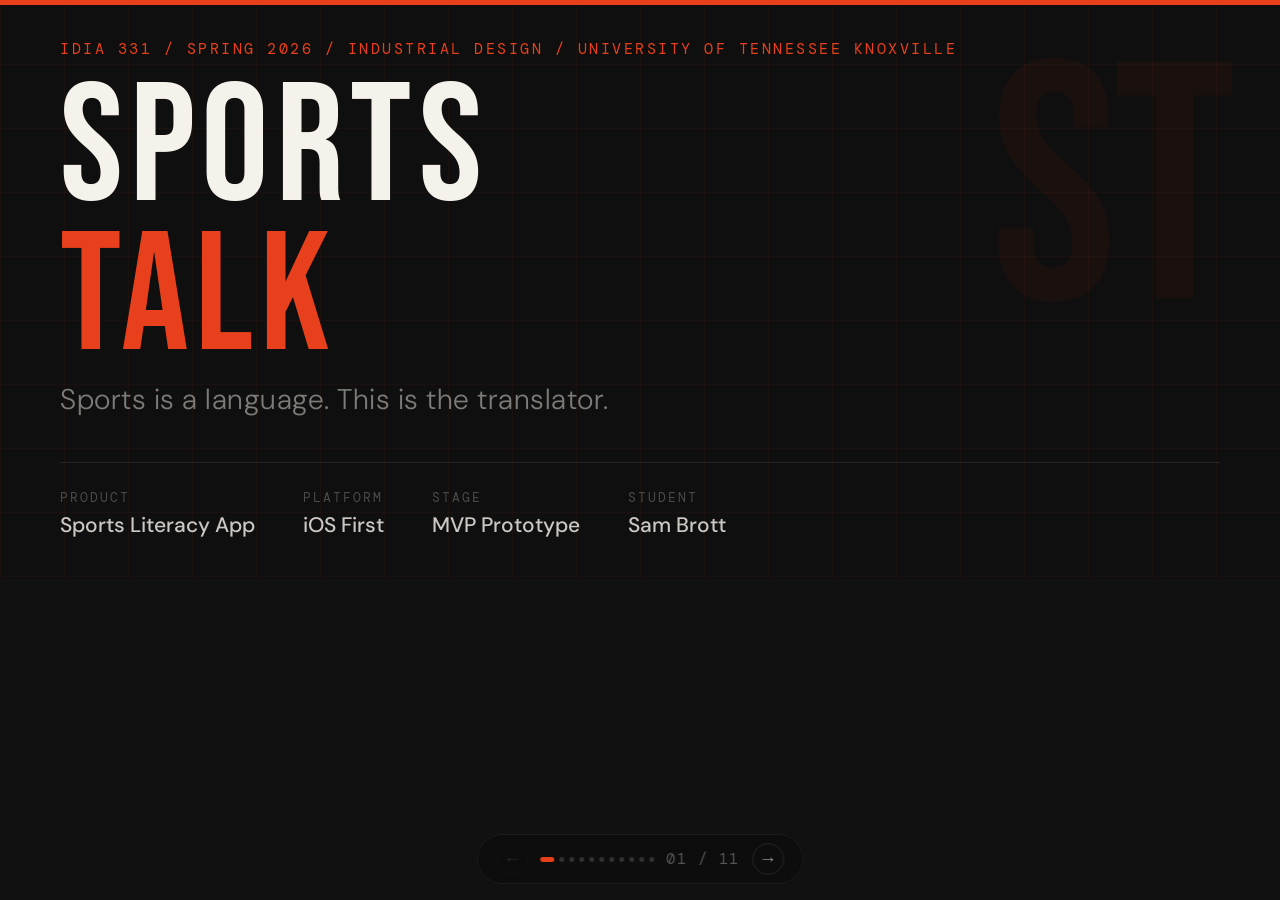
<file: index.html>
<!DOCTYPE html>
<html lang="en">
  <head>
    <meta charset="UTF-8" />
    <meta name="viewport" content="width=device-width, initial-scale=1.0" />
    <title>Sports Talk — MVP Presentation</title>
    <meta http-equiv="refresh" content="0; url=sports-talk-deck.html" />
    <link rel="canonical" href="sports-talk-deck.html" />
  </head>
  <body
    style="font-family: system-ui, sans-serif; background: #111; color: #eee; padding: 2rem; text-align: center"
  >
    <p><a href="sports-talk-deck.html" style="color: #e8401c">Open the deck</a></p>
  </body>
</html>
</file>
